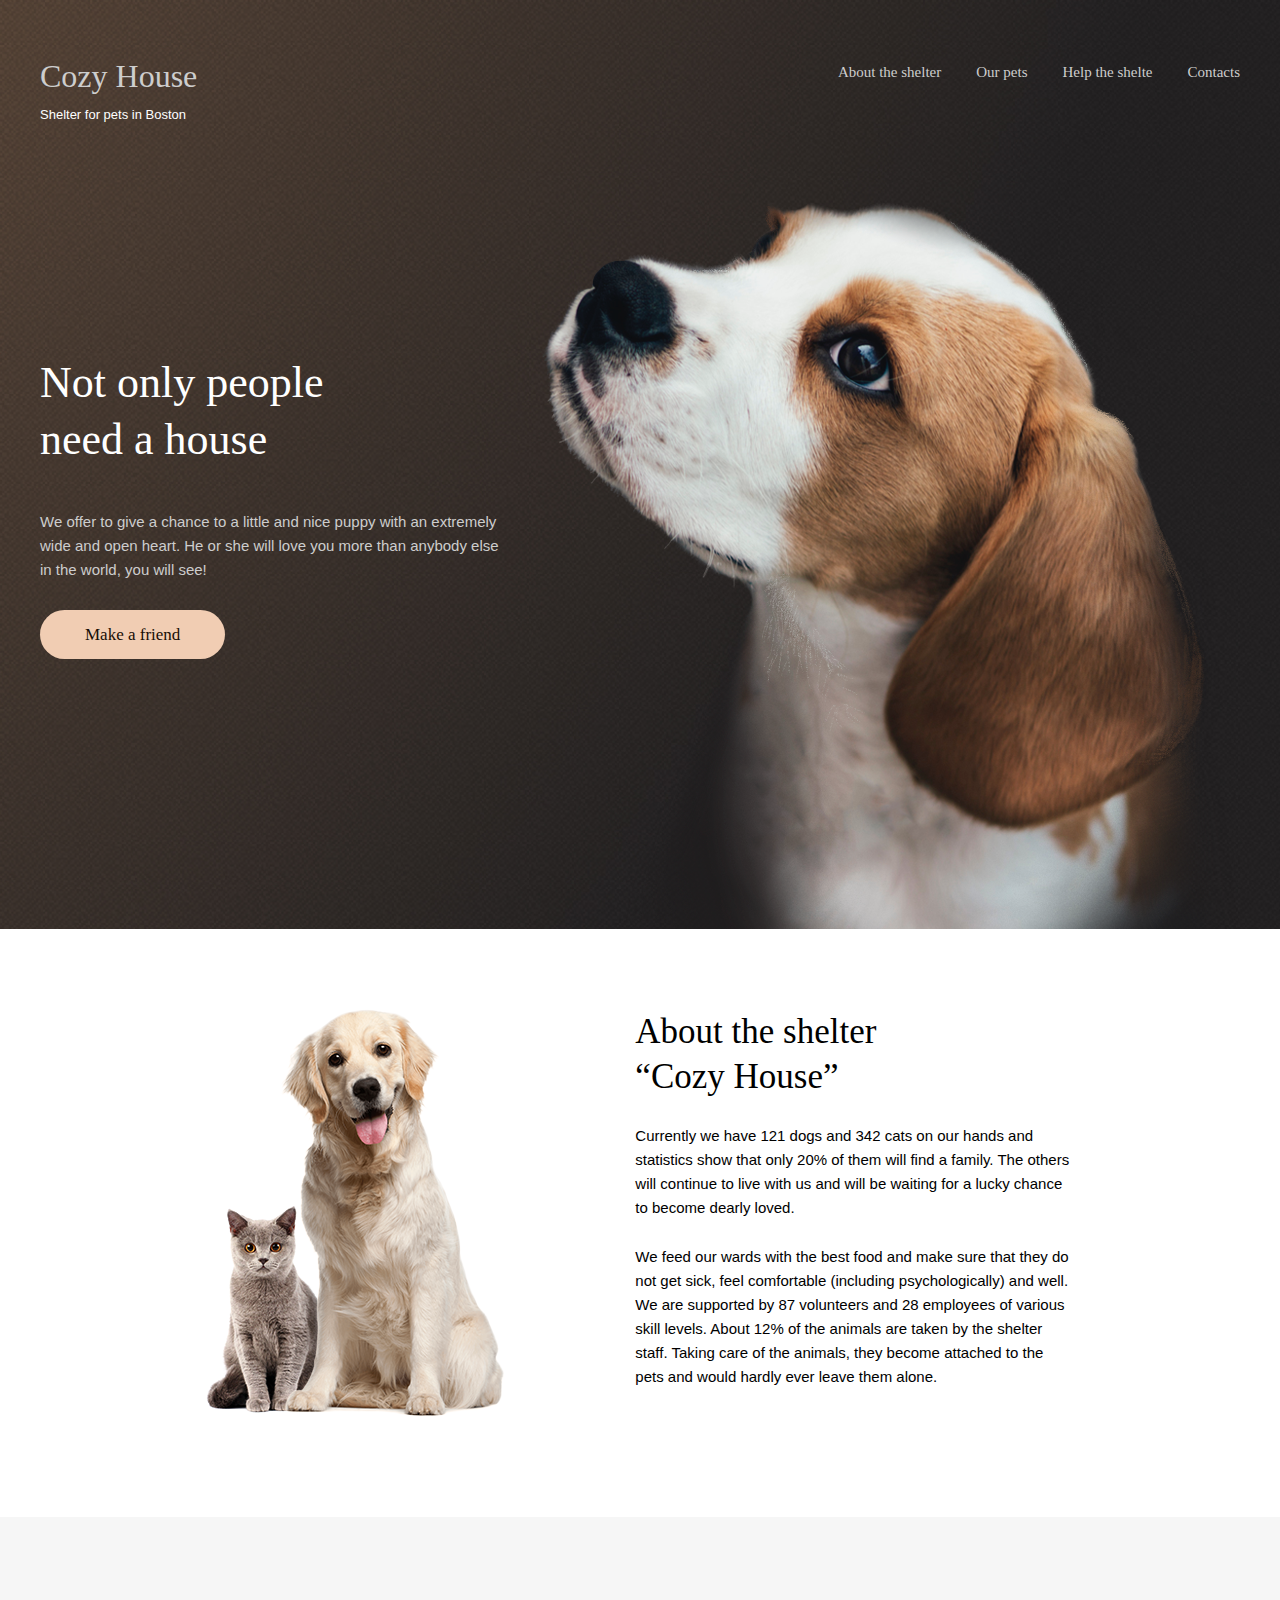
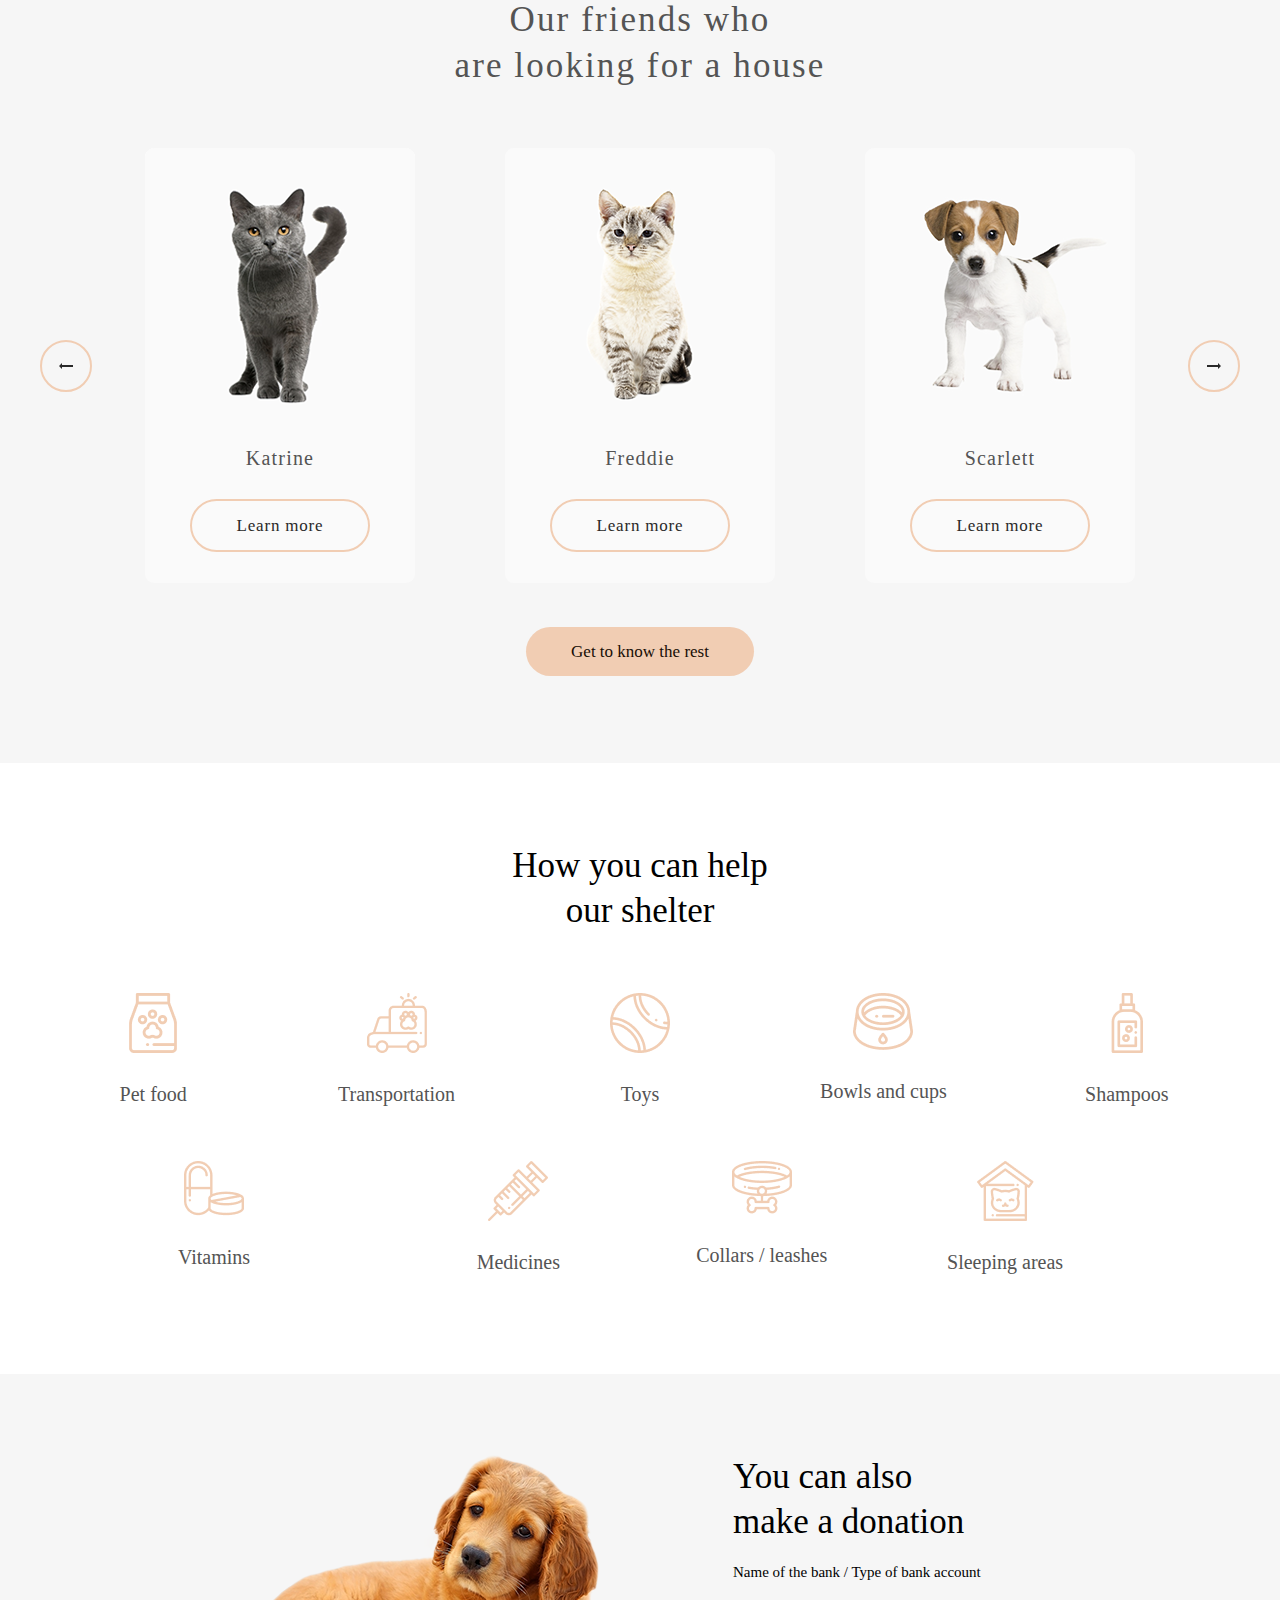
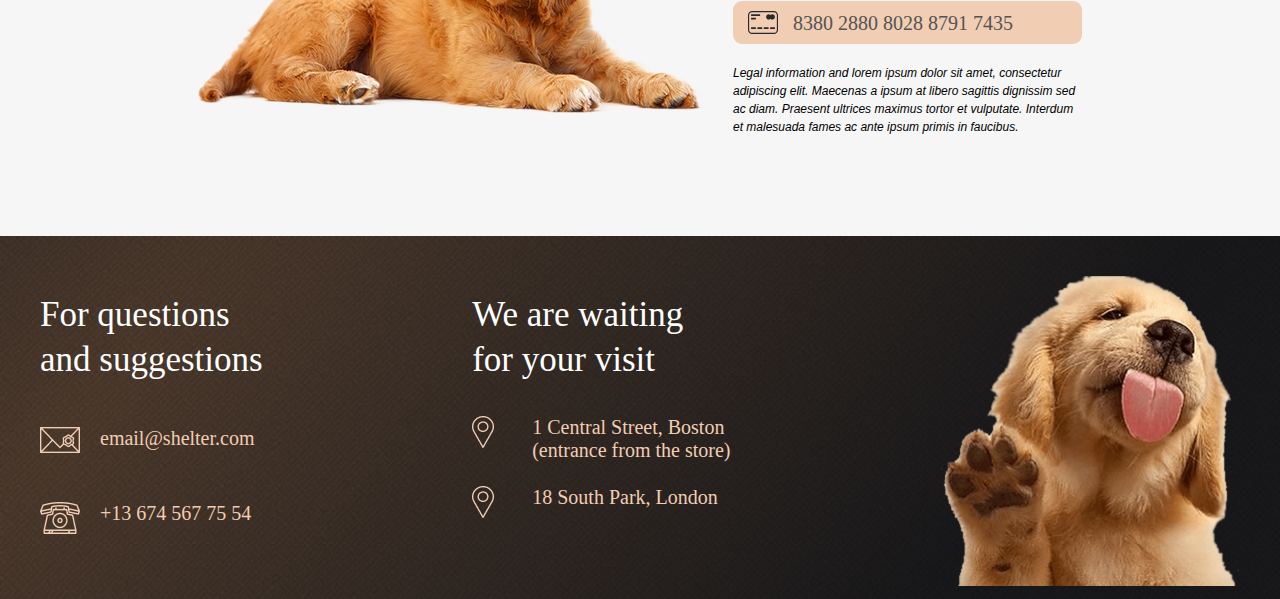
<file: block main/index.html>
<!-- Сообщаем браузеру как стоит обрабатывать эту страницу -->
<!DOCTYPE html>
<!-- Оболочка документа, указываем язык содержимого -->
<html class="page" lang="ru">
<!-- Заголовок страницы, контейнер для других важных данных (не отображается) -->

<head>
	<!-- Заголовок страницы в браузере -->
	<title>Relvice</title>
	<!-- Адаптив -->
	<meta name="viewport" content="width=device-width, initial-scale=1.0, maximum-scale=1.0, user-scalable=0" />
	<!-- Подключаем CSS -->
	<link rel="stylesheet" href="css/style.css" />
	<!-- Кодировка страницы -->
	<meta charset="UTF-8">
	<meta name="viewport" content="width=device-width">
	<link href="https://fonts.googleapis.com/css?family=Montserrat:regular,500,600,700,800&display=swap"
		rel="stylesheet" />
</head>
<!-- Отображаемое тело страницы -->

<body>
	<div class="wrapper">
		<section class="header">
			<div class="header___container">
				<div class="header__menu">
					<div class="menu__logo menu__logo__none">
						<a href="#"><p>Cozy House <br> <span class="logo__span">Shelter for pets in Boston</span></p></a>
					</div>
					<div class="menu__list-Burger">
						<div class="menu__icon">
							<span></span>
						</div>
					</div>
					<div class="menu__body">
						<div class="menu__logo menu__logo__none2">
							<p>Cozy House <br> <span class="logo__span">Shelter for pets in Boston</span></p>
						</div>
						<ul class="menu__list">
							<li class="menu__item"><a class="menu__itema" href="">About the shelter</a></li>
							<li class="menu__item"><a class="menu__itema" href="../block our pets/index.html">Our pets</a></li>
							<li class="menu__item"><a class="menu__itema" href="#help">Help the shelte</a></li>
							<li class="menu__item"><a class="menu__itema" href="#contacts">Contacts</a></li>
						</ul>
					</div>
				</div>

				
				<div class="header__content">
					<div class="header__text__content">
						<h1>Not only people <br> need a house</h1>
						<p class="header__content___text">We offer to give a chance to a little and nice puppy with an
							extremely wide and open heart. He or she will love you more than anybody else in the world, you
							will see!</p>
						<div class="but"><a class="header__button" href="../block our pets/index.html">Make a friend</a></div>
					</div>
					<div class="header__image"><img class="header__img" src="img/1header/start-screen-puppy.png" alt="dog">
					</div>
				</div>
			</div>
		</section>


		<section class="cozyHouse">
			<div class="cozyHouse__container">
				<div class="cozyHouse__image"><img class="cozyHouse__img" src="img/2cozy house/about-pets.png" alt="dog">
				</div>
				<div class="cozyHouse__content">
					<h2>About the shelter <br> “Cozy House”</h2>
					<div class="cozyHouse__text cozyHouse__text__one">Currently we have 121 dogs and 342 cats on our hands
						and statistics show that only 20% of them will find a family. The others will continue to live with us
						and will be waiting for a lucky chance to become dearly loved.</div>
					<div class="cozyHouse__text">We feed our wards with the best food and make sure that they do not get
						sick, feel comfortable (including psychologically) and well. We are supported by 87 volunteers and 28
						employees of various skill levels. About 12% of the animals are taken by the shelter staff. Taking
						care of the animals, they become attached to the pets and would hardly ever leave them alone.</div>
				</div>
			</div>
		</section>

		<section class="pets">
			<div class="container">
			  <h3 class="pets__title">Our friends who <br> are looking for a house</h3>
			  <div class="pets__carousel"> 
				 <button class="pets__arrow pets__arrow--active  pets__arrow--prev"></button>
				 <div class="pets__container">
					<div class="pets__list">
	  
					</div>
				 </div>
				 <button class="pets__arrow pets__arrow--active pets__arrow--next"></button>
			  </div>
			  <div class="but friends__but"><a href="../block our pets/index.html" class="header__button friends__button">Get to know the rest</a></div>
		</section>


		<section id="help" class="pets2">
			<div class="pets2__container">
				<h2 class="pets2__h2">How you can help <br> our shelter</h2>
				<div class="pets2__content">
					<div class="pet2__block"><img src="img/4shelter/Vector.png" alt="pet food">
						<div class="pet2__block__name">Pet food</div>
					</div>
					<div class="pet2__block"><img src="img/4shelter/transportation.png" alt="pet food">
						<div class="pet2__block__name">Transportation</div>
					</div>
					<div class="pet2__block"><img src="img/4shelter/toys.png" alt="pet food">
						<div class="pet2__block__name">Toys</div>
					</div>
					<div class="pet2__block"><img src="img/4shelter/bowls-and-cups.png" alt="pet food">
						<div class="pet2__block__name">Bowls and cups</div>
					</div>
					<div class="pet2__block"><img src="img/4shelter/shampoos.png" alt="pet food">
						<div class="pet2__block__name">Shampoos</div>
					</div>
					<div class="pet2__block six2__pet__block"><img src="img/4shelter/vitamins.png" alt="pet food">
						<div class="pet2__block__name">Vitamins</div>
					</div>
					<div class="pet2__block"><img src="img/4shelter/medicines.png" alt="pet food">
						<div class="pet2__block__name">Medicines</div>
					</div>
					<div class="pet2__block"><img src="img/4shelter/collars-or-leashes.png" alt="pet food">
						<div class="pet2__block__name">Collars / leashes</div>
					</div>
					<div class="pet2__block"><img src="img/4shelter/sleeping-area.png" alt="pet food">
						<div class="pet2__block__name">Sleeping areas</div>
					</div>
				</div>
			</div>
		</section>



		<section class="donation">
			<div class="donation__container">
				<div class="image"><img class="don__img" src="img/5donation/donation-dog.png" alt="donation-dog"></div>
				<div class="donation__content">
					<h2 class="donation__h2">You can also <br> make a donation</h2>
					<h6 class="donation__h6">Name of the bank / Type of bank account</h6>
					<div class="donation__card">
						<img class="card__img" src="img/5donation/credit-card.svg" alt="credit-card">
						<p class="card__number">8380 2880 8028 8791 7435</p>
					</div>
					<p class="donation__text">Legal information and lorem ipsum dolor sit amet, consectetur adipiscing elit. Maecenas a ipsum at libero sagittis dignissim sed ac diam. Praesent ultrices maximus tortor et vulputate. Interdum et malesuada fames ac ante ipsum primis in faucibus.</p>
				</div>
			</div>
		</section>


		<section id="contacts" class="footer">
			<div class="footer__container">
				<div class="question">
					<h2 class="question__h2">For questions <br> and suggestions</h2>
					<div><a class="email fot__text" href="https://mail.yandex.by/ ">email@shelter.com</a></div>
					<div><a class="phone fot__text" href="tel:+13 674 567 75 54">+13 674 567 75 54</a></div>
				</div>
				<div class="witing">
					<h2 class="witing__h2">We are waiting <br> for your visit</h2>
					<div><a class="adres__one fot__text" href="https://www.google.com/maps/place/Boston+Animal+Care+and+Control+Shelter/@42.3657951,-70.9798577,19z/data=!4m8!1m2!2m1!1sboston+animal+shelter!3m4!1s0x0:0xc63954a44f1d0dee!8m2!3d42.2943537!4d-71.1215025">1 Central Street, Boston <br> (entrance from the store)</a></div>
					<div><a class="adres__two fot__text" href="https://www.google.com/maps/search/18+South+Park,+London+/@52.1337419,-0.4661482,21z">18 South Park, London </a></div>
				</div>
				<div class="image"><img class="footer__img" src="img/6foooter/footer-puppy.png" alt=""></div>
			</div>
		</section>


	</div>
	<script src="js/licke.js" ></script>
</body>

</html>
</file>
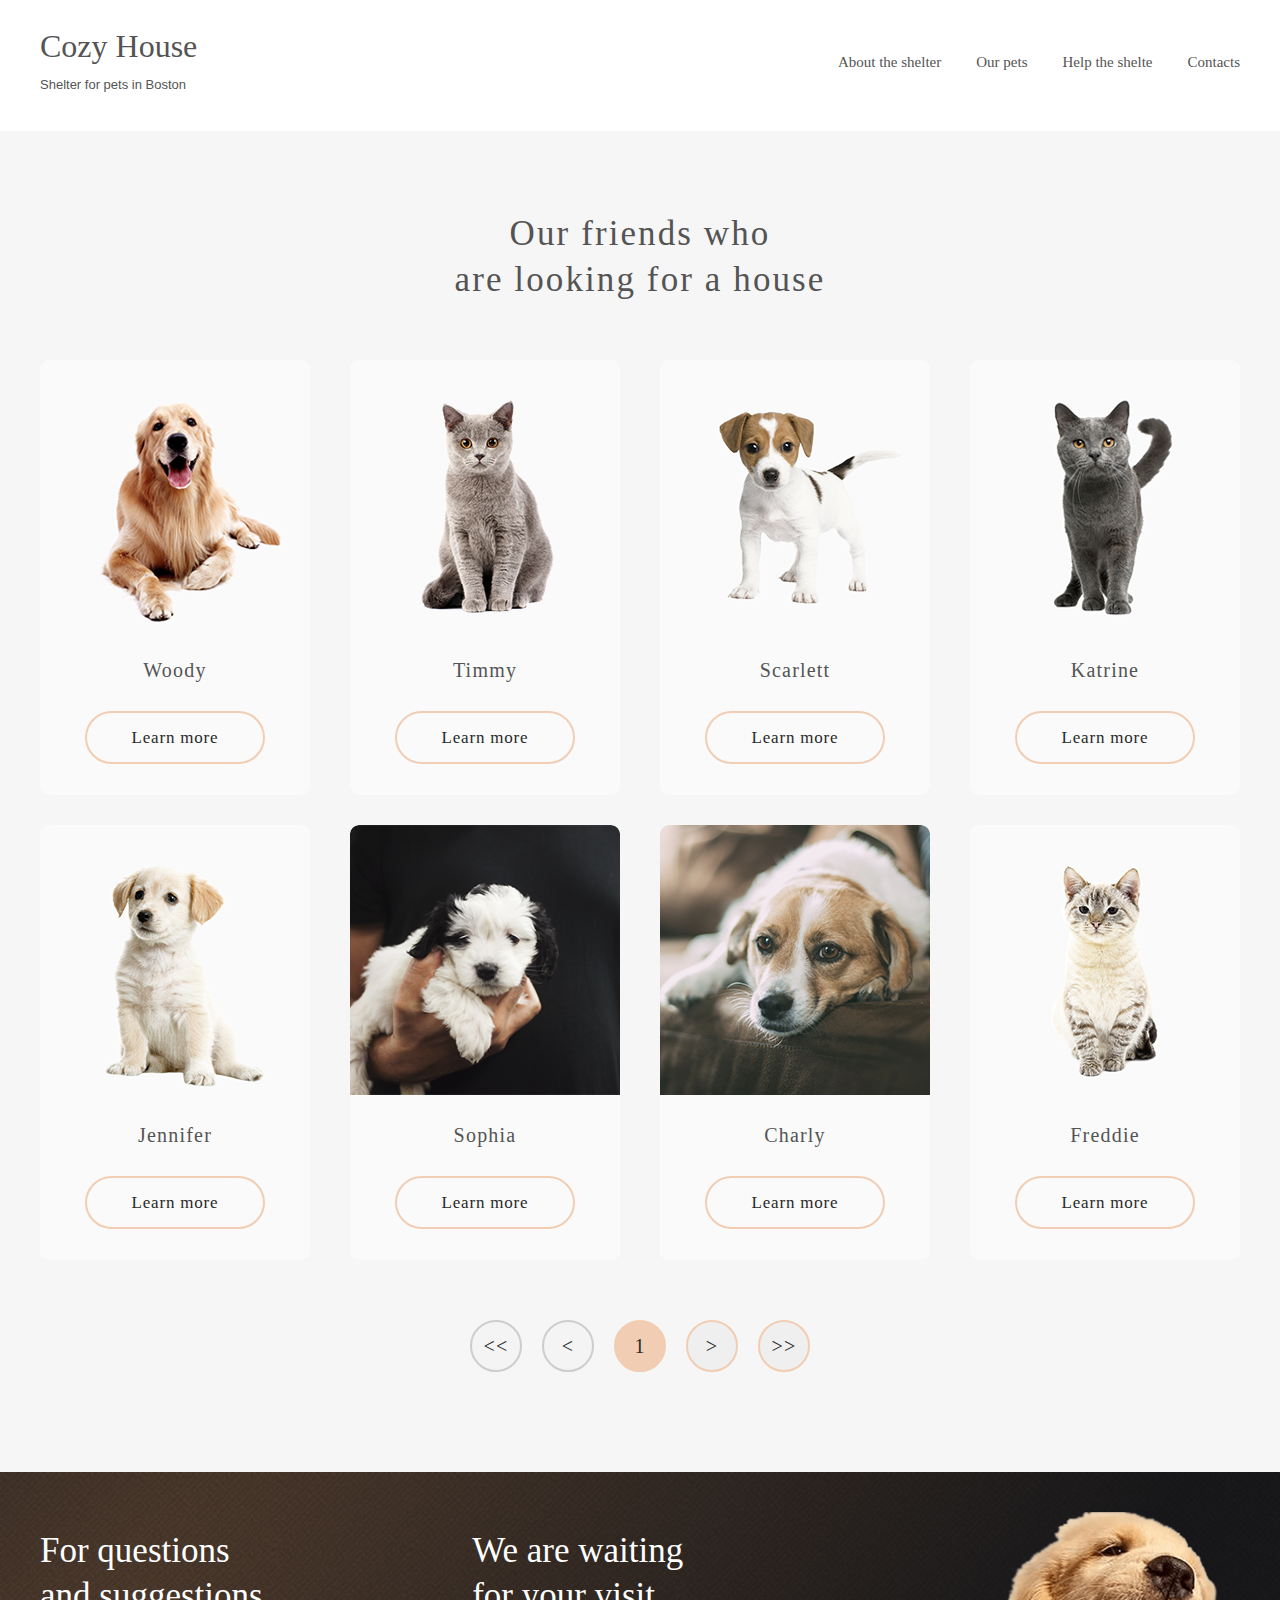
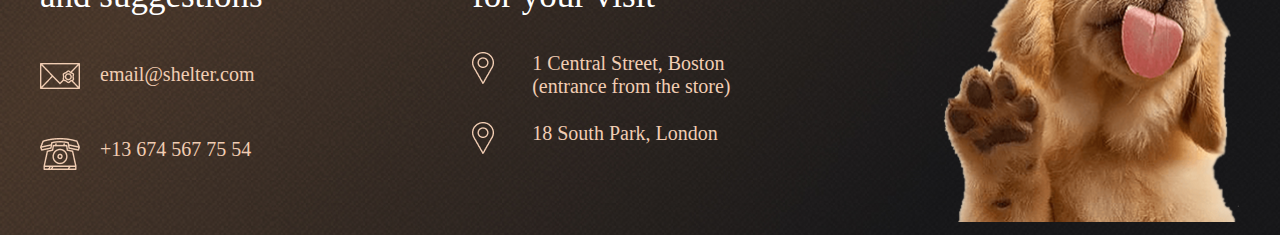
<file: block our pets/index.html>
<!-- Сообщаем браузеру как стоит обрабатывать эту страницу -->
<!DOCTYPE html>
<!-- Оболочка документа, указываем язык содержимого -->
<html class="page" lang="ru">
<!-- Заголовок страницы, контейнер для других важных данных (не отображается) -->

<head>
	<!-- Заголовок страницы в браузере -->
	<title>Relvice</title>
	<!-- Адаптив -->
	<meta name="viewport" content="width=device-width, initial-scale=1.0, maximum-scale=1.0, user-scalable=0" />
	<!-- Подключаем CSS -->
	<link rel="stylesheet" href="css/style.css" />
	<!-- Кодировка страницы -->
	<meta charset="UTF-8">
	<meta name="viewport" content="width=device-width">
	<link href="https://fonts.googleapis.com/css?family=Montserrat:regular,500,600,700,800&display=swap"
		rel="stylesheet" />
</head>
<!-- Отображаемое тело страницы -->

<body>
	<div class="wrapper">
		<section class="header">
			<div class="header___container">
				<div class="header__menu">
					<div class="menu__logo menu__logo__none">
						<a href="../block main/index.html"><p>Cozy House <br> <span class="logo__span">Shelter for pets in Boston</span></p></a>
					</div>
					<div class="menu__list-Burger">
						<div class="menu__icon">
							<span></span>
						</div>
					</div>
					<div class="menu__body">
						<div class="menu__logo menu__logo__none2">
							<p>Cozy House <br> <span class="logo__span">Shelter for pets in Boston</span></p>
						</div>
						<ul class="menu__list">
							<li class="menu__item"><a class="menu__itema" href="../block main/index.html">About the shelter</a></li>
							<li class="menu__item"><a class="menu__itema" href="#our_pets">Our pets</a></li>
							<li class="menu__item"><a class="menu__itema" href="#help">Help the shelte</a></li>
							<li class="menu__item"><a class="menu__itema" href="#contacts">Contacts</a></li>
						</ul>
					</div>
				</div>
			</div>
		</section>


		<section class="catalog">
			<div class="container">
			  <h3 class="catalog__title">Our friends who<br> are looking for a house</h3>
			  <div class="catalog__lists"> 
	  
			  </div>
	  
			  <div class="pagination">
				 <button class="pagination__prev" disabled><<</button>
				 <button class="pagination__prev pagination__prev2" disabled><</button>
				 <p class="pagination__item">1</p>
				 <button class="pagination__next pagination__active">></button>
				 <button class="pagination__next pagination__next2 pagination__active">>></button>
			  </div>
			</div>
		 </section>

		
		<section id="contacts" class="footer">
			<div class="footer__container">
				<div class="question">
					<h2 class="question__h2">For questions <br> and suggestions</h2>
					<div><a class="email fot__text" href="https://mail.yandex.by/ ">email@shelter.com</a></div>
					<div><a class="phone fot__text" href="tel:+13 674 567 75 54">+13 674 567 75 54</a></div>
				</div>
				<div class="witing">
					<h2 class="witing__h2">We are waiting <br> for your visit</h2>
					<div><a class="adres__one fot__text" href="https://www.google.com/maps/place/Boston+Animal+Care+and+Control+Shelter/@42.3657951,-70.9798577,19z/data=!4m8!1m2!2m1!1sboston+animal+shelter!3m4!1s0x0:0xc63954a44f1d0dee!8m2!3d42.2943537!4d-71.1215025">1 Central Street, Boston <br> (entrance from the store)</a></div>
					<div><a class="adres__two fot__text" href="https://www.google.com/maps/search/18+South+Park,+London+/@52.1337419,-0.4661482,21z">18 South Park, London </a></div>
				</div>
				<div class="image"><img class="footer__img" src="img/6foooter/footer-puppy.png" alt=""></div>
			</div>
		</section>
	</div>
	<script src="js/licke.js"></script>
</body>

</html>
</file>
<file: block main/css/style.css>
@charset "UTF-8";
/*Обнуление*/
@import url(https://fonts.googleapis.com/css?family=Lato:400,300,700,900);
* {
  padding: 0;
  margin: 0;
  border: 0;
}

*, *:before, *:after {
  -webkit-box-sizing: border-box;
  box-sizing: border-box;
}

:focus, :active {
  outline: none;
}

a:focus, a:active {
  outline: none;
}

nav, footer, header, aside {
  display: block;
}

html, body {
  height: 100%;
  width: 100%;
  font-size: 100%;
  line-height: 1;
  font-size: 14px;
  -ms-text-size-adjust: 100%;
  -moz-text-size-adjust: 100%;
  -webkit-text-size-adjust: 100%;
}

input, button, textarea {
  font-family: inherit;
}

input::-ms-clear {
  display: none;
}

button {
  cursor: pointer;
}

button::-moz-focus-inner {
  padding: 0;
  border: 0;
}

a, a:visited {
  text-decoration: none;
}

a:hover {
  text-decoration: none;
}

ul li {
  list-style: none;
}

img {
  vertical-align: top;
}

h1, h2, h3, h4, h5, h6 {
  font-size: inherit;
  font-weight: inherit;
}

/*--------------------*/
.page {
  scroll-behavior: smooth;
}

.body {
  height: 100%;
  line-height: 1;
  font-size: 14px;
  color: #252B42;
  font-weight: 500px;
  font-family: Montserrat;
}

.wrapper {
  display: -webkit-box;
  display: -ms-flexbox;
  display: flex;
  -webkit-box-orient: vertical;
  -webkit-box-direction: normal;
      -ms-flex-direction: column;
          flex-direction: column;
  max-width: 1280px;
  margin: 0 auto;
  -webkit-box-sizing: content-box;
          box-sizing: content-box;
}

.header {
  background-image: url(../img/1header/start-screen-gradient-background.jpg);
  height: 100%;
  width: 100%;
  background-size: cover;
}

.header___container {
  padding: 60px 40px 0 40px;
}

.header__menu {
  display: -webkit-box;
  display: -ms-flexbox;
  display: flex;
  -webkit-box-pack: justify;
      -ms-flex-pack: justify;
          justify-content: space-between;
}

.menu__logo {
  justify-items: flex-start;
  font-size: 32px;
  line-height: 32px;
  text-align: start;
  -webkit-box-align: center;
      -ms-flex-align: center;
          align-items: center;
  color: #F1CDB3;
}
.menu__logo .logo__span {
  font-family: Arial, Helvetica, sans-serif;
  font-size: 13px;
  color: white;
}

.menu__list {
  display: -webkit-box;
  display: -ms-flexbox;
  display: flex;
  font-size: 15px;
  line-height: 24px;
  color: #CDCDCD;
  -ms-flex-item-align: center;
      -ms-grid-row-align: center;
      align-self: center;
  -ms-flex-wrap: wrap;
      flex-wrap: wrap;
}

.menu__list :not(:last-child) {
  margin-right: 35px;
}

.menu__item {
  cursor: pointer;
}

a {
  text-decoration: none;
  color: #CDCDCD;
}

.menu__itema:hover {
  border-bottom: 3px solid #F1CDB3;
  color: #F1CDB3;
}

.header__content {
  display: -webkit-box;
  display: -ms-flexbox;
  display: flex;
  margin-top: 70px;
}

.header__text__content {
  margin-top: 153px;
  padding-right: 42px;
}

h1 {
  max-width: 310px;
  font-weight: 400;
  font-size: 44px;
  line-height: 57.2px;
  color: #FFFFFF;
  margin-bottom: 42px;
}

.header__content___text {
  max-width: 460px;
  font-family: Arial, Helvetica, sans-serif;
  font-weight: 400;
  font-size: 15px;
  line-height: 24px;
  color: #CDCDCD;
  margin-bottom: 42px;
}

.header__button {
  width: 207px;
  height: 52px;
  padding: 15px 45px 15px 45px;
  border-radius: 100px;
  background-color: #F1CDB3;
  font-size: 17px;
  line-height: 22px;
  text-decoration: none;
  color: #180d05;
}

.header__button:hover {
  background-color: #ab4a05;
}

.header__img {
  -o-object-fit: cover;
     object-fit: cover;
  height: 100%;
  width: 100%;
}

@media (max-width: 980px) {
  .header___container {
    padding: 30px 30px 0 30px;
  }

  .header__content {
    -webkit-box-orient: vertical;
    -webkit-box-direction: normal;
        -ms-flex-direction: column;
            flex-direction: column;
    margin: 0 auto;
  }

  .header__text__content {
    padding-top: 55px;
    margin: 0 auto;
  }

  .but {
    text-align: center;
    margin-bottom: 100px;
  }

  .header__image {
    text-align: end;
  }

  .header__img {
    height: 80%;
    width: 80%;
  }
}
@media (max-width: 625px) {
  .header___container {
    padding: 30px 10px 0 10px;
  }

  .header__content {
    text-align: center;
  }

  .header__text__content {
    padding-right: 0;
  }

  h1 {
    font-size: 25px;
    line-height: 32px;
    max-width: 100%;
  }

  .header__content___text {
    max-width: 100%;
  }
}
.menu__logo__none2 {
  display: none;
}

@media (max-width: 625px) {
  .menu__icon {
    z-index: 10;
    display: block;
    position: absolute;
    width: 30px;
    height: 18px;
    cursor: pointer;
    text-align: center;
    left: 85%;
  }

  .menu__icon::before,
.menu__icon::after,
.menu__icon span {
    left: 0;
    position: absolute;
    height: 10%;
    width: 100%;
    -webkit-transition: all 0.3s ease 0s;
    transition: all 0.3s ease 0s;
    background-color: white;
  }

  .menu__icon::before,
.menu__icon::after {
    content: "";
  }

  .menu__icon::before {
    top: 0;
  }

  .menu__icon::after {
    bottom: 0;
  }

  .menu__icon span {
    top: 50%;
    -webkit-transform: scale(1) translate(0px, -50%);
            transform: scale(1) translate(0px, -50%);
  }

  .menu__logo__none._active {
    display: none;
  }

  .menu__logo__none2 {
    display: block;
    margin-bottom: 158px;
  }

  .menu__body {
    position: fixed;
    top: 0;
    right: -120%;
    width: 320px;
    height: 100%;
    background-color: rgb(41, 41, 41);
    z-index: 5;
    -webkit-transition: right 0.5s ease 0s;
    transition: right 0.5s ease 0s;
    padding: 55px 15px 15px 15px;
    border-radius: 15px;
    overflow: auto;
  }

  .menu__list {
    margin: 0 auto;
  }

  .menu__item {
    font-size: 32px;
    line-height: 51px;
  }

  .menu__body._active {
    right: 0;
  }

  .menu__list {
    -webkit-box-orient: vertical;
    -webkit-box-direction: normal;
        -ms-flex-direction: column;
            flex-direction: column;
  }

  .menu__item {
    padding: 0 0 10px 0;
  }

  .menu__icon._active span {
    -webkit-transform: scale(0) translate(0px, -50px);
            transform: scale(0) translate(0px, -50px);
  }

  .menu__icon._active::before {
    top: 380%;
    -webkit-transform: rotate(-45deg) translate(50px, -50px);
            transform: rotate(-45deg) translate(50px, -50px);
  }

  .menu__icon._active::after {
    bottom: 500%;
    -webkit-transform: rotate(45deg) translate(50px, 50px);
            transform: rotate(45deg) translate(50px, 50px);
  }
}
.cozyHouse__container {
  padding: 80px 16% 100px 16%;
  display: -webkit-box;
  display: -ms-flexbox;
  display: flex;
  -webkit-box-pack: justify;
      -ms-flex-pack: justify;
          justify-content: space-between;
  gap: 15%;
}

.cozyHouse__image {
  width: 100%;
  height: 100%;
}

.cozyHouse__img {
  -o-object-fit: cover;
     object-fit: cover;
}

.cozyHouse__content :not(:last-child) {
  margin-bottom: 25px;
}

h2 {
  font-size: 35px;
  line-height: 45px;
}

.cozyHouse__text {
  font-size: 15px;
  line-height: 24px;
  font-family: Arial, Helvetica, sans-serif;
}

@media (max-width: 990px) {
  .cozyHouse__container {
    padding: 80px 22% 100px 22%;
    -webkit-box-orient: vertical;
    -webkit-box-direction: normal;
        -ms-flex-direction: column;
            flex-direction: column;
  }

  .cozyHouse__content {
    -webkit-box-ordinal-group: 2;
        -ms-flex-order: 1;
            order: 1;
  }

  .cozyHouse__image {
    margin-top: 80px;
    -webkit-box-ordinal-group: 3;
        -ms-flex-order: 2;
            order: 2;
  }
}
@media (max-width: 500px) {
  .cozyHouse__container {
    padding: 42px 25px;
    text-align: justify;
  }

  h2 {
    text-align: center;
  }

  .cozyHouse__image {
    margin-top: 45px;
  }
}
/*--------------------------------------------------*----------------------------------------------------------------*/
.pets {
  padding-top: 80px;
  padding-bottom: 100px;
  background-color: #F6F6F6;
  text-align: center;
}
.container {
  padding-left: 40px;
  padding-right: 40px;
}
.pets__title {
  font-family: Georgia;
  font-style: normal;
  font-weight: normal;
  font-size: 35px;
  line-height: 130%;
  letter-spacing: 0.06em;
  color: #545454;
  text-align: center;
  margin-bottom: 60px;
}

/*------------------------слайдер----------------*/
.pets__carousel {
  display: flex;
  justify-content: space-between;
  align-items: center;
  margin-bottom: 58px;
}

.pets__arrow {
  width: 52px;
  height: 52px;
  border-radius: 50%;
  background-color: #F6F6F6;
  background-repeat: no-repeat;
  background-position: center;
  outline: none;
}

.pets__arrow--active {
  border: 2px solid #f1cdb3;
  cursor: pointer;
}


.pets__arrow--active:hover {
  background-color:  #f1cdb3;
}

.pets__arrow--prev {
  background-image: url(../../assets/icons/Arrow-left.svg);
}

.pets__container {
  width: 990px;
  margin: 0 auto;
  overflow: hidden;
}

.pets__list {
  width: 9999px;
  margin: 0;
  padding: 0;
  transition: margin-left 3s;
  display: flex;
}

.pets__item {
  display: inline-block;
  text-align: center;
  width: 270px;
  height: 435px;
  background-color: #fafafa;
  margin-right: 90px;
  border-radius: 9px;
  transition: margin-left 2s;
}

.pets__item:hover {
  box-shadow: 0px 2px 35px 14px rgba(13, 13, 13, 0.04);
}

.pets__img {
  display: block;
  margin-bottom: 29px;
  border-radius: 9px 9px 0 0;
}

.pets__name {
  font-family: Georgia;
  font-style: normal;
  font-weight: normal;
  font-size: 20px;
  line-height: 23px;
  letter-spacing: 0.06em;
  color: #545454;
  margin-bottom: 45px;
  display: block;
}

.btn-link {
  font-family: Georgia;
  font-style: normal;
  font-weight: normal;
  font-size: 17px;
  line-height: 130%;
  letter-spacing: 0.8px;
  padding: 15px 45px;
  color: #292929;
  background-color: #fafafa;
  border: 2px solid #F1CDB3;
  border-radius: 100px;
  position: relative;
}

.btn-link:hover {
  background-color: #f1cdb3;
}

.pets__arrow--next {
  background-image: url(../../assets/icons/Arrow-right.svg);
}

.pets__btn {
  margin: 0 auto;
  display: block;
  width: 262px;
}

.help {
  background: #FFFFFF;
  padding-top: 80px;
  padding-bottom: 100px;
}
/*--------------------------------------------------*----------------------------------------------------------------*/

@media (max-width: 900px) {
  .friends__container {
    padding: 80px 30px 115px 30px;
  }

  .friend__block {
    padding: 0 0 30px 0;
    margin-right: 45px;
  }
}
@media (max-width: 500px) {
  .friends__container {
    padding: 42px 25px 57px 25px;
  }

  .friends__content__container {
    position: static;
    padding: 0 0px 0 0px;
  }

  .friends__container {
    position: relative;
  }

  .Arraw__left {
    top: 69%;
    left: 20%;
  }

  .Arraw__right {
    top: 69%;
    right: 20%;
  }

  .friend__block {
    padding: 0 0 30px 0;
    margin-right: 100px;
    margin-bottom: 64px;
  }
}
.pets2 {
  padding: 80px 59px 100px 59px;
}

.pets2__h2 {
  text-align: center;
  margin-bottom: 60px;
}

.pets2__content {
  display: -ms-grid;
  display: grid;
  -ms-grid-columns: 1fr 55px 1fr 55px 1fr 55px 1fr 55px 1fr 55px 1fr 55px 1fr 55px 1fr 55px 1fr 55px 1fr;
  grid-template-columns: repeat(10, 1fr);
  gap: 55px 55px;
  grid-auto-flow: dense;
  grid-template-columns: repeat(auto-fit, minmax(50px, 1fr));
}

.pet2__block {
  text-align: center;
  grid-column-start: span 2;
  cursor: pointer;
}

.six2__pet__block {
  grid-column-start: span 3;
}

.pet2__block__name {
  font-size: 20px;
  line-height: 23px;
  color: #545454;
  margin-top: 30px;
}

.pet2__block:hover .pet2__block__name {
  color: #f36528;
}

@media (max-width: 900px) {
  .six2__pet__block {
    grid-column-start: span 2;
  }
}
@media (max-width: 500px) {
  .pets2 {
    padding: 42px 10px;
  }

  .pets2__content {
    gap: 30px 30px;
  }
}
.donation {
  background-color: #F6F6F6;
}

.donation__container {
  padding: 80px 213px 100px 213px;
  display: -webkit-box;
  display: -ms-flexbox;
  display: flex;
  -webkit-box-pack: center;
      -ms-flex-pack: center;
          justify-content: center;
  gap: 30px;
}

.donation__h2 {
  margin-bottom: 20px;
}

.donation__h6 {
  font-size: 15px;
  line-height: 17px;
  margin-bottom: 20px;
}

.donation__card {
  width: 349px;
  height: 43px;
  padding: 10px 15px 10px 15px;
  border-radius: 9px;
  background-color: #F1CDB3;
  display: -webkit-box;
  display: -ms-flexbox;
  display: flex;
  gap: 15px;
  margin-bottom: 20px;
}

.donation__card:hover {
  background-color: #d76614;
  color: black;
}

.card__number {
  font-size: 20px;
  line-height: 24px;
  color: #545454;
}

.donation__text {
  font-size: 12px;
  line-height: 18px;
  font-family: Arial, Helvetica, sans-serif;
  font-style: italic;
}

@media (max-width: 900px) {
  .donation__container {
    padding: 80px 131px 100px 131px;
    display: -webkit-box;
    display: -ms-flexbox;
    display: flex;
    -webkit-box-orient: vertical;
    -webkit-box-direction: normal;
        -ms-flex-direction: column;
            flex-direction: column;
    gap: 60px;
  }

  .image {
    -webkit-box-ordinal-group: 3;
        -ms-flex-order: 2;
            order: 2;
  }

  .donation__content {
    padding: 0px 62px 0px 62px;
    -webkit-box-ordinal-group: 2;
        -ms-flex-order: 1;
            order: 1;
  }

  .don__img {
    -o-object-fit: cover;
       object-fit: cover;
    width: 100%;
    height: 100%;
  }

  .donation__card {
    width: 100%;
  }
}
@media (max-width: 685px) {
  .donation__container {
    padding: 42px 24px;
  }

  .donation__content {
    padding: 0px 0px 0px 0px;
    text-align: center;
    margin: 0 auto;
  }

  .donation__card {
    width: 280px;
    margin: 0 auto;
  }

  .card__number {
    font-size: 15px;
  }

  .donation__text {
    margin-top: 20px;
  }
}
.footer {
  background: url(../img/6foooter/footer-gradient-background.jpg) no-repeat;
  background-size: cover;
}

.footer__container {
  padding: 40px 40px 0 40px;
  display: -webkit-box;
  display: -ms-flexbox;
  display: flex;
  -webkit-box-pack: justify;
      -ms-flex-pack: justify;
          justify-content: space-between;
  -ms-flex-wrap: wrap;
      flex-wrap: wrap;
}

.question {
  padding-bottom: 64px;
}

.question__h2 {
  color: #FFFFFF;
  margin-top: 16px;
}

.fot__text {
  font-size: 20px;
  line-height: 23px;
  color: #F1CDB3;
}

.email {
  margin: 45px 0 49px 0;
  background: url("../img/6foooter/mail.png") left 0px no-repeat;
  padding-left: 60px;
  height: 26px;
  display: block;
}

.phone {
  background: url("../img/6foooter/phone.png") left 0px no-repeat;
  padding-left: 60px;
  height: 33px;
  display: block;
}

.witing {
  padding-bottom: 64px;
}

.witing__h2 {
  color: #FFFFFF;
  margin-top: 16px;
}

.adres__one {
  margin: 34px 0 37px 0;
  background: url("../img/6foooter/pin.png") left 0px no-repeat;
  padding-left: 60px;
  height: 33px;
  display: block;
}

.adres__two {
  background: url("../img/6foooter/pin.png") left 0px no-repeat;
  padding-left: 60px;
  height: 33px;
  display: block;
}

.fot__text {
  cursor: pointer;
}

@media (max-width: 900px) {
  .question__h2 {
    margin-top: 0px;
  }

  .witing__h2 {
    margin-top: 0px;
  }

  .footer__container {
    padding: 40px 64px 0 64px;
  }

  .image {
    margin: 0 auto;
  }
}
@media (max-width: 620px) {
  .footer__container {
    padding: 30px 21px 0 21px;
    text-align: center;
    -webkit-box-pack: center;
        -ms-flex-pack: center;
            justify-content: center;
  }

  .footer__img {
    -o-object-fit: cover;
    object-fit: cover;
    width: 100%;
    height: 100%;
  }

  .question {
    padding-bottom: 44px;
  }

  .witing {
    padding-bottom: 44px;
  }
}
/*-----------------------модальное окно - НАЧАЛО------------------------*/
.modal {
  display: block;
  position: fixed;
  top: 0;
  right: 0;
  bottom: 0;
  left: 0;
  background-color: rgba(0, 0, 0, 0.5);
  z-index: 100;
  padding: 15px;
}

.modal:hover .modal__btn-close {
  background-color: #f1cdb3;
}

.modal__btn-close:hover {
  background-color: #f1cdb3 !important;
}

.modal__blog:hover .modal__btn-close {
  background-color: #F9F9F9;
}

.modal__blog {
  position: relative;
  display: flex;
  flex-wrap: nowrap;
  z-index: 200;
  padding: 30px;
  background-color: #F9F9F9;
  border-radius: 9px;
  box-shadow: 0px 2px 35px 14px rgba(13, 13, 13, 0.04);
  max-width: 900px;
  top: 50%;
  margin: auto;
  transform: translateY(-50%);
}

.modal__btn-close {
  position: absolute;
  right: -19px;
  top: -22px;
  border: 2px solid #f1cdb3;
  border-radius: 50%;
  font-weight: 900;
  color: #292929;
  padding: 15px;
  cursor: pointer;
  background-color: #F9F9F9;
  font-weight: 100;
}

.modal__img {
  display: flex;
  box-sizing: border-box;
  word-wrap: break-word;
  margin-left: 15px;
  margin-right: 15px;
  width: calc(58.33333% - 30px);
}

.modal__info {
  box-sizing: border-box;
  word-wrap: break-word;
  margin-left: 15px;
  margin-right: 15px;
  width: calc(100% - 30px);
}

.modal__info-title {
  font-size: 35px;
  letter-spacing: 0.7px;
  line-height: 40px;
  color: #545454;
  font-family: "Georgia", sans-serif;
  font-weight: normal;
}

.modal__info-rase {
  font-family: "Arial";
  font-size: 22px;
  color: #4c4c4c;
}

.modal__info-description {
  margin-top: 30px;
  font-size: 15px;
  line-height: 160%;
  max-width: 500px;
  font-family: "Arial", sans-serif;
  color: #4c4c4c;
}

.modal__info-skill {
  margin-top: 30px
}

ul li {
  list-style: none;
}

.modal__info-skill li {
  padding: 5px 0;
  font-size: 16px;
  font-family: "Arial", sans-serif;
  color: #4c4c4c;
}

.modal__info-skill-dots {
  color: #f1cdb3;
  margin-right: 3px;
}

/*---------------------Модальное окно - КОНЕЦ --------------*/

@media (max-width: 1279px) {
  .container {
    max-width: 768px;
    margin: 0 auto;
    padding: 0 30px;
  }
  .header, .footer {
    padding-top: 31px;
  }
  .screen__wrapper {
    flex-wrap: wrap;
    justify-content: space-around;
  }
  .screen__content {
    top: 0;
  }
  .screen__content {
    margin-bottom: 100px;
  }
  .btn {
    display: block;
    margin: 0 auto;
  }
  .screen__img {
    width: calc(80%);
    position: relative;
    left: 70px;
  }

  .about__wrapper, .donation__wrapper {
    flex-wrap: wrap;
    justify-content: space-around;
  }
  .about__content {
    order: 0;
    max-width: 434px;
    margin-bottom: 80px;
  }
  .about__img, .donation__img {
    order: 1;
    margin-right: 0;
  }

  .pets__container {
    max-width: 576px;
  }
  .pets__item {
    margin-right: 40px;
  }
  .pets__carousel {
    flex-wrap: wrap;
    justify-content: center;
    margin-bottom: 58px;
  }

  .content__item {
    width: calc(100%/3 + -7px);
    margin: 0;
    margin-top: 55px;
  }

  .donation__information {
    order: 0;
    margin-left: 0;
    margin-bottom: 57px;
  }

  .footer__container {
    flex-wrap: wrap;
    justify-content: space-evenly;
  }
  .footer__contacts, .footer__location {
    margin-bottom: 65px;
    margin-top: 0;
  }
  .footer__location {
    padding-left: 22px;
  }
}

@media (max-width: 767px) {
  .container {
    max-width: 320px;
    padding: 0 10px;
  }

  .menu-gam {
    display: block;
  }
  .screen__content__title, .about__content__title, .help__title, .information__title {
    font-size: 25px;
    letter-spacing: 1.5px;
    text-align: center;
  }
  .screen__content__text, .information__subscribe {
    text-align: center;
  }
  .screen__img {
    width: calc(87%);
    left: 20px;
    top: 4px;
  }
  .bg {
    padding-bottom: 4px;
  }

  .about, .pets, .help, .donation {
    padding-top: 42px;
    padding-bottom: 42px;
  }
  .about__content {
    margin-bottom: 42px;
  }
  .about__content__text {
    max-width: 269px;
    margin: 0 auto;
    margin-top: 25px;
    text-align: justify;
  }
  .about__content__text + .about__content__text {
    margin-top: 22px;
  }
  .about__img {
    width: calc(86%);
  }

  .pets__container {
    order: 0;
  }
  .pets__arrow {
    order: 1;
    margin: 21px calc(13%) 0;
  }
  .pets__carousel {
    margin-bottom: 40px;
  }
  .pets__title {
    font-size: 25px;
    letter-spacing: 1.5px;
    text-align: center;
    margin-bottom: 42px;
  }
  .pets__container {
    order: 0;
    width: 270px;
  }

  .help__content__list {
    justify-content: space-between;
  }
  .content__item {
    width: calc(100%/2 + -10px);
    margin-top: 31px;
  }
  .content__item__title {
    margin-top: 16px;
    font-size: 15px;
  }
  .content__item img {
    width: calc(36%);
  }

  .information__subscribe {
    letter-spacing: 0;
    margin-bottom: 38px;
  }
  .information__bank {
    font-size: 15px;
    position: relative;
    left: 8px;
    padding: 12px 15px 12px 60px;
  }
  .information__text {
    text-align: justify;
    padding: 0 10px;
  }
  .donation__img {
    width: calc(86%);
  }
  .information__title {
    margin-bottom: 24px;
  }
  .donation__information {
    margin-bottom: 46px;
  }

  .footer {
    padding-top: 30px;
  }
  .footer__location, .footer__contacts {
    width: 100%;
    text-align: center;
  }
  .footer__text--email {
    padding-left: 33px;
  }
  .footer__text--phone {
    padding-left: 22px;
  }
  .footer__contacts{
    margin-bottom: 45px;
  }
  .footer__location {
    padding-left: 1px;
    margin-bottom: 95px;
  }
  .footer__text--pin2 {
    padding-left: 40px;
    text-align: initial;
  }
  .footer__text--pin {
    padding-left: 12px;
  }
  .footer__img {
    width: 87%;
  }

  .modal__img {
    display: none;
  }
  .modal__info-description {
    max-width: 100%;
  }
  .modal__blog {
    padding: 10px;
  }
  .modal__info-title, .modal__info-rase {
    text-align: center;
  }
}
</file>
<file: block our pets/css/style.css>
@charset "UTF-8";
/*Обнуление*/
@import url(https://fonts.googleapis.com/css?family=Lato:400,300,700,900);
* {
  padding: 0;
  margin: 0;
  border: 0;
}

*, *:before, *:after {
  -webkit-box-sizing: border-box;
  box-sizing: border-box;
}

:focus, :active {
  outline: none;
}

a:focus, a:active {
  outline: none;
}

nav, footer, header, aside {
  display: block;
}

html, body {
  height: 100%;
  width: 100%;
  font-size: 100%;
  line-height: 1;
  font-size: 14px;
  -ms-text-size-adjust: 100%;
  -moz-text-size-adjust: 100%;
  -webkit-text-size-adjust: 100%;
}

input, button, textarea {
  font-family: inherit;
}

input::-ms-clear {
  display: none;
}

button {
  cursor: pointer;
}

button::-moz-focus-inner {
  padding: 0;
  border: 0;
}

a, a:visited {
  text-decoration: none;
}

a:hover {
  text-decoration: none;
}

ul li {
  list-style: none;
}

img {
  vertical-align: top;
}

h1, h2, h3, h4, h5, h6 {
  font-size: inherit;
  font-weight: inherit;
}

/*--------------------*/
.page {
  scroll-behavior: smooth;
}

.body {
  height: 100%;
  line-height: 1;
  font-size: 14px;
  color: #252B42;
  font-weight: 500px;
  font-family: Montserrat;
}

.wrapper {
  display: -webkit-box;
  display: -ms-flexbox;
  display: flex;
  -webkit-box-orient: vertical;
  -webkit-box-direction: normal;
      -ms-flex-direction: column;
          flex-direction: column;
  max-width: 1280px;
  margin: 0 auto;
  -webkit-box-sizing: content-box;
          box-sizing: content-box;
}

.header {
  height: 100%;
  width: 100%;
}

.header___container {
  padding: 30px 40px 0 40px;
}

h2 {
  font-size: 35px;
  line-height: 45px;
}

.header__menu {
  display: -webkit-box;
  display: -ms-flexbox;
  display: flex;
  -webkit-box-pack: justify;
      -ms-flex-pack: justify;
          justify-content: space-between;
}

.menu__logo {
  justify-items: flex-start;
  font-size: 32px;
  line-height: 32px;
  text-align: start;
  -webkit-box-align: center;
      -ms-flex-align: center;
          align-items: center;
  color: #545454;
  padding-bottom: 30px;
}
.menu__logo .logo__span {
  font-family: Arial, Helvetica, sans-serif;
  font-size: 13px;
}

.menu__list {
  padding-top: 20px;
  display: -webkit-box;
  display: -ms-flexbox;
  display: flex;
  font-size: 15px;
  line-height: 24px;
  -ms-flex-item-align: center;
      -ms-grid-row-align: center;
      align-self: center;
  -ms-flex-wrap: wrap;
      flex-wrap: wrap;
}

.menu__list :not(:last-child) {
  margin-right: 35px;
}

.menu__item {
  cursor: pointer;
}

a {
  text-decoration: none;
  color: #545454;
}

.menu__itema__pets {
  border-bottom: 3px solid #F1CDB3;
}

.menu__itema:hover {
  border-bottom: 3px solid #F1CDB3;
}

.menu__logo__none2 {
  display: none;
}

@media (max-width: 625px) {
  .menu__icon {
    z-index: 10;
    display: block;
    position: absolute;
    width: 30px;
    height: 18px;
    cursor: pointer;
    text-align: center;
    left: 85%;
  }
  a {
    color: #ffffff;
  }
  .menu__logo {
    color: #F1CDB3;
  }
  
  .menu__icon::before,
.menu__icon::after,
.menu__icon span {
    left: 0;
    position: absolute;
    height: 10%;
    width: 100%;
    -webkit-transition: all 0.3s ease 0s;
    transition: all 0.3s ease 0s;
    background-color: rgb(0, 0, 0);
    color: #FFFFFF;
  }

  .menu__icon::before,
.menu__icon::after {
    content: "";
  }

  .menu__icon::before {
    top: 0;
  }

  .menu__icon::after {
    bottom: 0;
  }

  .menu__icon span {
    top: 50%;
    -webkit-transform: scale(1) translate(0px, -50%);
            transform: scale(1) translate(0px, -50%);
  }

  .menu__logo__none._active {
    display: none;
  }

  .menu__logo__none2 {
    display: block;
    margin-bottom: 158px;
  }

  .menu__body {
    position: fixed;
    top: 0;
    right: -120%;
    width: 320px;
    height: 100%;
    background-color: rgb(41, 41, 41);
    z-index: 5;
    -webkit-transition: right 0.5s ease 0s;
    transition: right 0.5s ease 0s;
    padding: 55px 15px 15px 15px;
    border-radius: 15px;
    overflow: auto;
  }

  .menu__list {
    margin: 0 auto;
  }

  .menu__item {
    font-size: 32px;
    line-height: 51px;
  }

  .menu__body._active {
    right: 0;
  }

  .menu__list {
    -webkit-box-orient: vertical;
    -webkit-box-direction: normal;
        -ms-flex-direction: column;
            flex-direction: column;
  }

  .menu__item {
    padding: 0 0 10px 0;
  }

  .menu__icon._active span {
    -webkit-transform: scale(0) translate(0px, -50px);
            transform: scale(0) translate(0px, -50px);
  }

  .menu__icon._active::before {
    top: 380%;
    -webkit-transform: rotate(-45deg) translate(50px, -50px);
            transform: rotate(-45deg) translate(50px, -50px);
  }

  .menu__icon._active::after {
    bottom: 500%;
    -webkit-transform: rotate(45deg) translate(50px, 50px);
            transform: rotate(45deg) translate(50px, 50px);
  }
}


/* --------------------------------------------------------------------------------------------------------------------------- */
.catalog {
  padding-top: 80px;
  padding-bottom: 100px;
  background: #F6F6F6;
}
.container {
  padding-left: 40px;
  padding-right: 40px;
}

.catalog__title {
  font-family: Georgia;
  font-style: normal;
  font-weight: normal;
  font-size: 35px;
  line-height: 130%;
  text-align: center;
  letter-spacing: 2.1px;
  color: #545454;
  margin-bottom: 28px;
}

.catalog__lists {
  display: flex;
  justify-content: space-between;
  flex-wrap: wrap;
  margin-bottom: 60px;
}

.pets__item {
  display: inline-block;
  text-align: center;
  width: 270px;
  height: 435px;
  background-color: #fafafa;
  border-radius: 9px;
  margin-top: 30px;
}

.pets__item:hover {
  box-shadow: 0px 2px 35px 14px rgba(13, 13, 13, 0.04);
}
.pets__item:hover .btn-link {
  background-color: #f1cdb3;
}

.pets__img {
  display: block;
  margin-bottom: 29px;
  border-radius: 9px 9px 0 0;
}

.pets__name {
  font-family: Georgia;
  font-style: normal;
  font-weight: normal;
  font-size: 20px;
  line-height: 23px;
  letter-spacing: 0.06em;
  color: #545454;
  margin-bottom: 45px;
  display: block;
}

.btn-link {
  font-family: Georgia;
  font-style: normal;
  font-weight: normal;
  font-size: 17px;
  line-height: 130%;
  letter-spacing: 0.8px;
  padding: 15px 45px;
  color: #292929;
  background-color: #fafafa;
  border: 2px solid #F1CDB3;
  border-radius: 100px;
  position: relative;
}

.btn-link:hover {
  background-color: #f1cdb3;
}

.pagination {
  display: flex;
  justify-content: center;
}

.pagination__prev, .pagination__next {
  font-family: Georgia;
  font-style: normal;
  font-weight: normal;
  font-size: 20px;
  line-height: 115%;
  text-align: center;
  letter-spacing: 0.06em;
  color: #292929;
  border: 2px solid #CDCDCD;
  box-sizing: border-box;
  border-radius: 100px;
  width: 52px;
  height: 52px;
  display: flex;
  justify-content: center;
  align-items: center;
  margin: 0 10px;
}

.pagination__item {
  margin: 0 10px;
  font-family: Georgia;
  font-style: normal;
  font-weight: normal;
  font-size: 20px;
  line-height: 115%;
  text-align: center;
  letter-spacing: 0.06em;
  color: #292929;
  border: 2px solid #F1CDB3;
  background: #F1CDB3;
  box-sizing: border-box;
  border-radius: 100px;
  width: 52px;
  height: 52px;
  display: flex;
  justify-content: center;
  align-items: center;
}


.pagination__active {
  border: 2px solid #F1CDB3;
  cursor: pointer;
}

.pagination__active:hover {
  background: #F1CDB3;
}
/* -------------------------------------------------------------------------------------------------------------- */

.modal {
  display: block;
  position: fixed;
  top: 0;
  right: 0;
  bottom: 0;
  left: 0;
  background-color: rgba(0, 0, 0, 0.5);
  z-index: 100;
  padding: 15px;
}

.modal:hover .modal__btn-close {
  background-color: #f1cdb3;
}

.modal__btn-close:hover {
  background-color: #f1cdb3 !important;
}

.modal__blog:hover .modal__btn-close {
  background-color: #F9F9F9;
}

.modal__blog {
  position: relative;
  display: flex;
  flex-wrap: nowrap;
  z-index: 200;
  padding: 30px;
  background-color: #F9F9F9;
  border-radius: 9px;
  box-shadow: 0px 2px 35px 14px rgba(13, 13, 13, 0.04);
  max-width: 900px;
  top: 50%;
  margin: auto;
  transform: translateY(-50%);
}

.modal__btn-close {
  position: absolute;
  right: -19px;
  top: -22px;
  border: 2px solid #f1cdb3;
  border-radius: 50%;
  font-weight: 900;
  color: #292929;
  padding: 15px;
  cursor: pointer;
  background-color: #F9F9F9;
  font-weight: 100;
}

.modal__img {
  display: flex;
  box-sizing: border-box;
  word-wrap: break-word;
  margin-left: 15px;
  margin-right: 15px;
  width: calc(58.33333% - 30px);
}

.modal__info {
  box-sizing: border-box;
  word-wrap: break-word;
  margin-left: 15px;
  margin-right: 15px;
  width: calc(100% - 30px);
}

.modal__info-title {
  font-size: 35px;
  letter-spacing: 0.7px;
  line-height: 40px;
  color: #545454;
  font-family: "Georgia", sans-serif;
  font-weight: normal;
}

.modal__info-rase {
  font-family: "Arial";
  font-size: 22px;
  color: #4c4c4c;
}

.modal__info-description {
  margin-top: 30px;
  font-size: 15px;
  line-height: 160%;
  max-width: 500px;
  font-family: "Arial", sans-serif;
  color: #4c4c4c;
}

.modal__info-skill {
  margin-top: 30px
}

ul li {
  list-style: none;
}

.modal__info-skill li {
  padding: 5px 0;
  font-size: 16px;
  font-family: "Arial", sans-serif;
  color: #4c4c4c;
}

.modal__info-skill-dots {
  color: #f1cdb3;
  margin-right: 3px;
}

@media (max-width: 1279px) {
  .container {
    max-width: 768px;
    margin: 0 auto;
    padding: 0 30px;
  }
  .header, .footer {
    padding-top: 31px;
  }

  .footer__container {
    flex-wrap: wrap;
    justify-content: space-evenly;
  }
  .footer__contacts, .footer__location {
    margin-bottom: 65px;
    margin-top: 0;
  }
  .footer__location {
    padding-left: 22px;
  }
}

@media (max-width: 767px) {
  .container {
    max-width: 320px;
    padding: 0 10px;
  }

  .menu-gam {
    display: block;
  }

  .catalog__title {
    font-size: 25px;
  }
  .catalog__lists {
    padding: 0; 
  }

  .pagination {
    width: 100%;
    justify-content: space-between;
  }
  .pagination__prev, .pagination__next, .pagination__item {
    margin: 0;
  }

  .footer {
    padding-top: 30px;
  }
  .footer__location, .footer__contacts {
    width: 100%;
    text-align: center;
  }
  .footer__text--email {
    padding-left: 33px;
  }
  .footer__text--phone {
    padding-left: 22px;
  }
  .footer__contacts{
    margin-bottom: 45px;
  }
  .footer__location {
    padding-left: 1px;
    margin-bottom: 95px;
  }
  .footer__text--pin2 {
    padding-left: 40px;
    text-align: initial;
  }
  .footer__text--pin {
    padding-left: 12px;
  }
  .footer__img {
    width: 87%;
  }

  .modal__img {
    display: none;
  }
  .modal__info-description {
    max-width: 100%;
  }
  .modal__blog {
    padding: 10px;
  }
  .modal__info-title, .modal__info-rase {
    text-align: center;
  }
}



/* ------------------------------------------------------------------------------------------------------------ */

.friends__but {
  text-align: center;
}

.friends__button:hover {
  background-color: #ef6e11;
}

.friends__button {
  width: 261px;
}

.buttons__block {
  display: -webkit-box;
  display: -ms-flexbox;
  display: flex;
  gap: 20px;
  -webkit-box-pack: center;
      -ms-flex-pack: center;
          justify-content: center;
  padding: 30px;
}

.pet_buton {
  width: 52px;
  height: 52px;
  border: solid #F1CDB3 2px;
  border-radius: 100px;
  text-align: center;
  padding-top: 18px;
}

.pet_buton:hover {
  background-color: #f3af7f;
}

.center {
  background-color: #F1CDB3;
}

@media (max-width: 1040px) {
  .friends__container {
    padding: 80px 40px 50px 100px;
  }

  .friends {
    max-height: 1733px;
  }

  .friend__block:nth-child(n+7) {
    display: none;
  }

  .friend__block:nth-child(4n) {
    margin-right: 40px;
  }

  .friends__list {
    margin: 0 auto;
  }
}
@media (max-width: 767px) {
  .friends__container {
    padding: 20px 40px 50px 15px;
  }

  .friend__block:nth-child(n+4) {
    display: none;
  }
}
.footer {
  background: url(../img/6foooter/footer-gradient-background.jpg) no-repeat;
  background-size: cover;
}

.footer__container {
  padding: 40px 40px 0 40px;
  display: -webkit-box;
  display: -ms-flexbox;
  display: flex;
  -webkit-box-pack: justify;
      -ms-flex-pack: justify;
          justify-content: space-between;
  -ms-flex-wrap: wrap;
      flex-wrap: wrap;
}

.question {
  padding-bottom: 64px;
}

.question__h2 {
  color: #FFFFFF;
  margin-top: 16px;
}

.fot__text {
  font-size: 20px;
  line-height: 23px;
  color: #F1CDB3;
}

.email {
  margin: 45px 0 49px 0;
  background: url("../img/6foooter/mail.png") left 0px no-repeat;
  padding-left: 60px;
  height: 26px;
  display: block;
}

.phone {
  background: url("../img/6foooter/phone.png") left 0px no-repeat;
  padding-left: 60px;
  height: 33px;
  display: block;
}

.witing {
  padding-bottom: 64px;
}

.witing__h2 {
  color: #FFFFFF;
  margin-top: 16px;
}

.adres__one {
  margin: 34px 0 37px 0;
  background: url("../img/6foooter/pin.png") left 0px no-repeat;
  padding-left: 60px;
  height: 33px;
  display: block;
}

.adres__two {
  background: url("../img/6foooter/pin.png") left 0px no-repeat;
  padding-left: 60px;
  height: 33px;
  display: block;
}

.fot__text {
  cursor: pointer;
}

@media (max-width: 900px) {
  .question__h2 {
    margin-top: 0px;
  }

  .witing__h2 {
    margin-top: 0px;
  }

  .footer__container {
    padding: 40px 64px 0 64px;
  }

  .image {
    margin: 0 auto;
  }
}
@media (max-width: 620px) {
  .footer__container {
    padding: 30px 21px 0 21px;
    text-align: center;
    -webkit-box-pack: center;
        -ms-flex-pack: center;
            justify-content: center;
  }

  .footer__img {
    -o-object-fit: cover;
      object-fit: cover;
    width: 100%;
    height: 100%;
  }

  .question {
    padding-bottom: 44px;
  }

  .witing {
    padding-bottom: 44px;
  }
}
</file>
